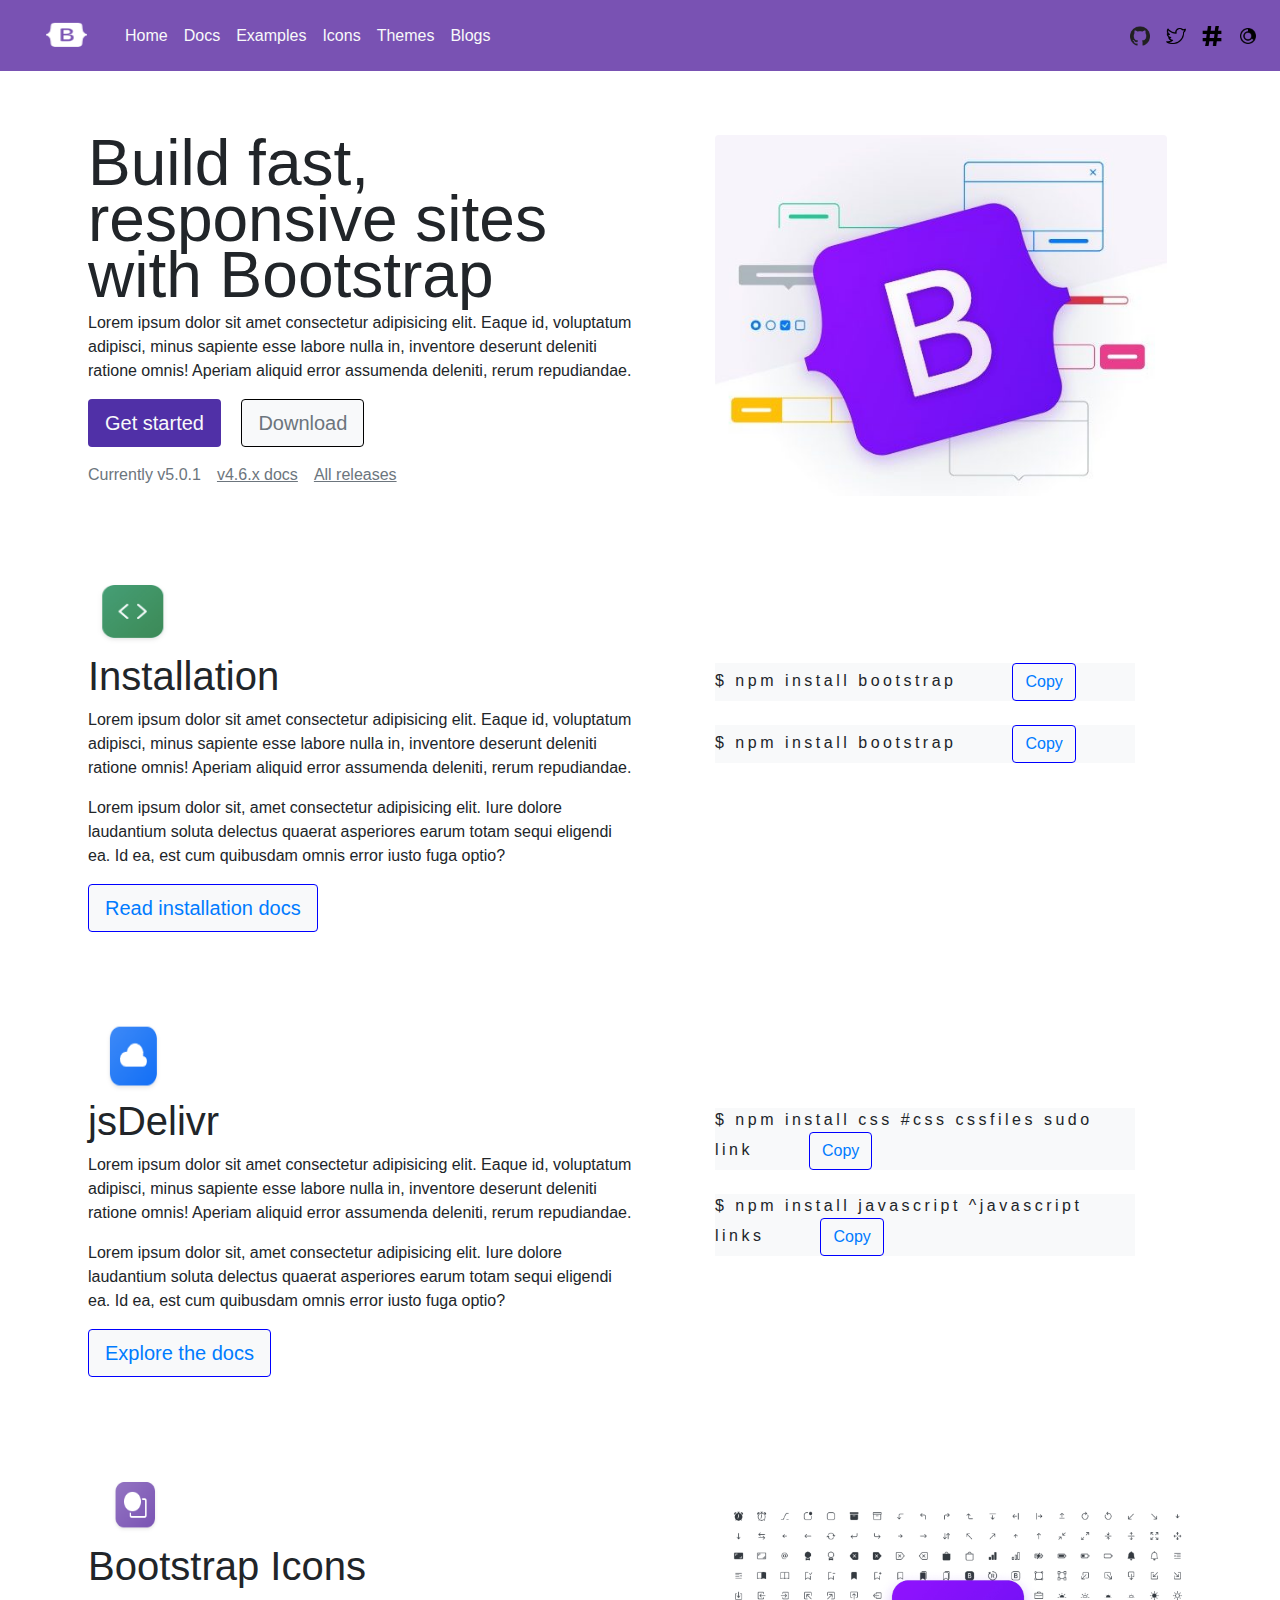
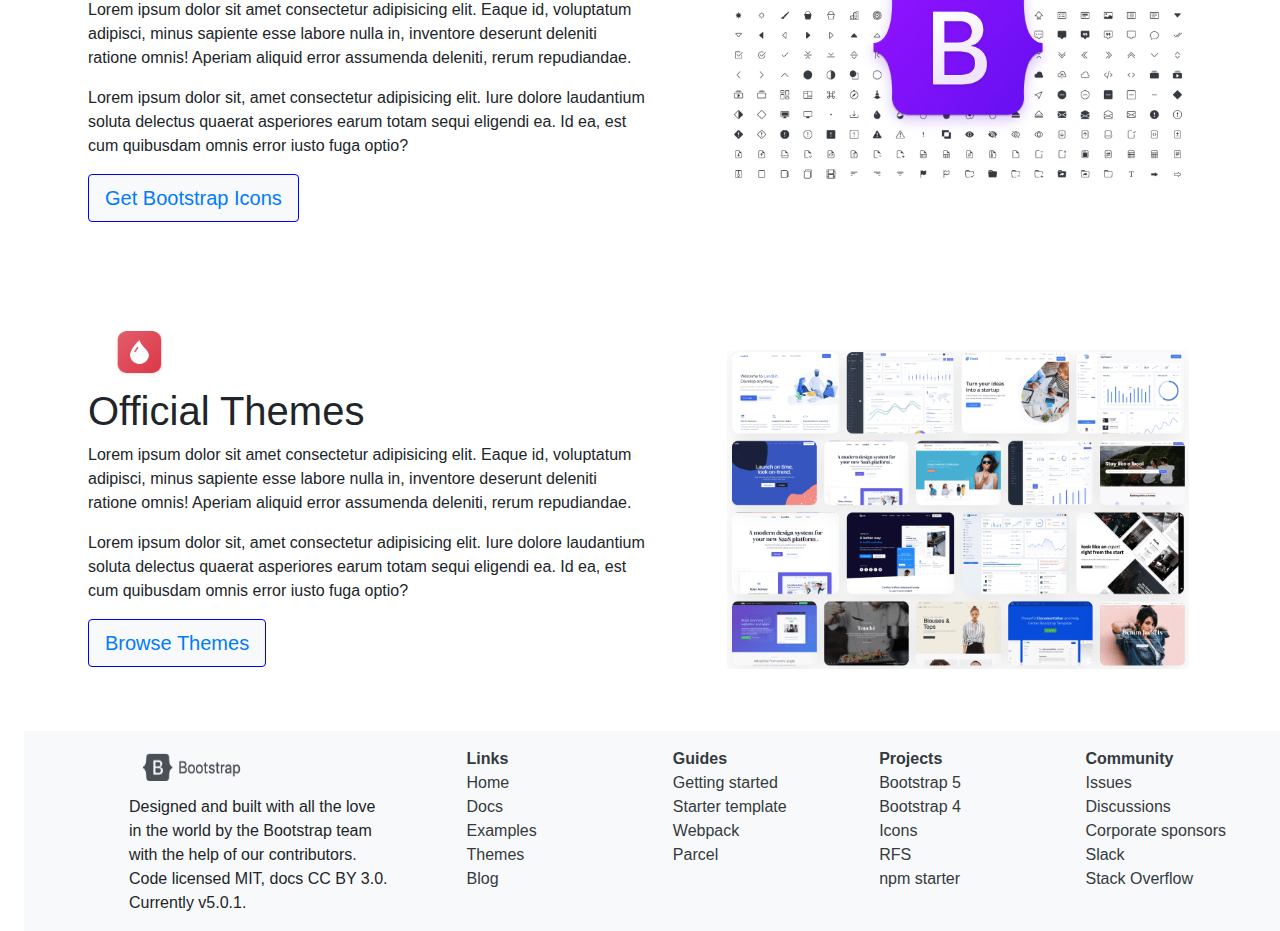
<file: bs.html>
<!DOCTYPE html>
<html lang="en">
<head>
    <meta charset="UTF-8">
    <meta http-equiv="X-UA-Compatible" content="IE=edge">
    <meta name="viewport" content="width=device-width, initial-scale=1.0">
    <title>Bootstrap</title>
    <!-- bootstrap links -->
    <link rel="stylesheet" href="./bootstrap-4.5.3-dist/css/bootstrap.min.css">
    <script src="./bootstrap-4.5.3-dist/jquery-3.5.1.slim.min.js"></script>
    <script src="./bootstrap-4.5.3-dist/js/bootstrap.min.js"></script>
    

    <!-- external css links -->
    <link rel="stylesheet" href="./bs.css">
</head>
<body>
    <div class="parent">
        <!-- navbar starts -->
        <nav class="navbar navbar-expand-lg navbar-light  "  style="background-color: #7952b3;">
            <div class="container-fluid">
              <a class="navbar-brand" href="#"><img class="bsimage" src="./bslogonow.png" alt="bootstrap"></a>
              <button class="navbar-toggler" type="button" data-bs-toggle="collapse" data-bs-target="#navbarSupportedContent" aria-controls="navbarSupportedContent" aria-expanded="false" aria-label="Toggle navigation">
                <span class="navbar-toggler-icon text-secondary"></span>
              </button>
              <div class="collapse navbar-collapse " id="navbarSupportedContent">
                <ul class="navbar-nav me-auto mb-2 mb-lg-0">
                  <li class="nav-item">
                    <a class="nav-link active text-light" aria-current="page" href="#">Home</a>
                  </li>
                  <li class="nav-item">
                    <a class="nav-link active text-light" href="#">Docs</a>
                  </li>
                  <li class="nav-item">
                    <a class="nav-link active text-light" href="#">Examples</a>
                  </li>
                  <li class="nav-item">
                    <a class="nav-link active text-light" href="#">Icons</a>
                  </li>
                  <li class="nav-item">
                    <a class="nav-link active text-light" href="#">Themes</a>
                  </li>
                  <li class="nav-item">
                    <a class="nav-link active text-light" href="#">Blogs</a>
                  </li>
                  
                  
                  
                
                </ul>
                <div class="ml-5">
                <!-- outerparent9 above for marginleft starts -->
                <div class="ml-5">
                <!-- outerparent9 above for marginleft starts -->
                <div class="ml-5">
                <!-- outerparent9 above for marginleft starts -->
                <div class="ml-5">
                <!-- outerparent9 above for marginleft starts -->
                <div class="ml-5">
                <!-- outerparent8 above for marginleft starts -->
                <div class="ml-5">
                <!-- outerparent7 above for marginleft starts -->
                <div class="ml-5">
                <!-- outerparent6 above for marginleft starts -->
                <div class="ml-5">
                <!-- outerparent5 above for marginleft starts -->
                <div class="ml-5">
                <!-- outerparent4 above for marginleft starts -->
                <div class="ml-5">
                <!-- outerparent3 above for marginleft starts -->
                <div class="ml-5">
                    <!-- outerparent2 above for marginleft starts -->
                <div class="ml-5">
                    <!-- outerparent1 above for marginleft starts -->
                    <div class="d-flex ml-5">
                        <ul type="none"  class="m-2 d-flex">
                            <li class="mr-3" > <img class="navicons " src="./github.png" alt="github"> </li>
                            <li class="mr-3" > <img class="navicons " src="./twitter.png" alt="github"> </li>
                            <li class="mr-3" > <img class="navicons " src="./hash-tag.png" alt="github"> </li>
                            <li class="mr-3" > <img class="navicons " src="./icons8-loading-sign-30.png" alt="github"> </li>
                        </ul>
                        <button class="btn btn-default" style="color: #ffe484; border: 1px solid #ffe484;" > Download </button>
                    </div>  
               </div>
               <!-- outerparent1 above for marginleft ends -->
               </div>
               <!-- outerparent2 above for marginleft ends -->
               </div>
               <!-- outerparent3 above for marginleft ends -->
                </div>
                <!-- outerparent4 above for marginleft ends -->
                </div>
                <!-- outerparent5 above for marginleft ends -->
                </div>
                <!-- outerparent6 above for marginleft ends -->
                </div>
                <!-- outerparent7 above for marginleft ends -->
                </div>
                <!-- outerparent8 above for marginleft ends -->
                </div>
                <!-- outerparent9 above for marginleft ends -->
                </div>
                <!-- outerparent10 above for marginleft ends -->
                </div>
                <!-- outerparent11 above for marginleft ends -->
                </div>
                <!-- outerparent12 above for marginleft ends -->
              </div>
            </div>
          </nav>
        
            <!-- navbar ends -->

            <!-- landing page started -->
            <div class="ml-4">
            <div class="d-flex ml-5 mt-5 pt-3 pl-3 mr-5   pr-3">
                <div class="row">
                    <div class="col-md-6">
                        <h1 style="font-size: 4rem; line-height: 3.5rem;">Build fast, responsive sites with Bootstrap </h1>
                        <p>Lorem ipsum dolor sit amet consectetur adipisicing elit. Eaque id, voluptatum adipisci, minus sapiente esse labore nulla in, inventore deserunt deleniti ratione omnis! Aperiam aliquid error assumenda deleniti, rerum repudiandae.</p>
                        <div style="background-color:rgb(80, 48, 167) ; " class="btn btn-lg mb-3 mr-3  rounded text-light d-ib"> Get started </div>
                        <div style="border: 1px solid black;" class="btn mb-3 btn-lg rounded  text-secondary bg-light d-ib"> Download </div>
                        
                            <ul class="d-flex"  style="list-style-type: none;">
                                <li class="mr-3"><a class="text-secondary"  href="#"> Currently v5.0.1 </a></li>
                                <li class="mr-3"> <a class="text-secondary" href="#"> <u>v4.6.x docs</u>  </a> </li>
                                <li><a class="text-secondary" href="#"> <u> All releases</u>   </a></li>
                            </ul>
                        
                    </div>
                    <div class="col-md-5 ml-5">
                        <img src="./bootstrap-landingpage.jpeg" class="img-fluid rounded" alt="">
                    </div>
                </div>
            </div>
            <!-- landing page ends -->

            <!-- installation started -->

            <div class="d-flex ml-5 mt-5 pt-3 pl-3 mr-5   pr-3">
                <div class="row">
                    <div class="col-md-6">
                        <img class="bracketsimg img-responsive" src="./installation.png" alt="">
                        <h1> Installation </h1>
                        <p>Lorem ipsum dolor sit amet consectetur adipisicing elit. Eaque id, voluptatum adipisci, minus sapiente esse labore nulla in, inventore deserunt deleniti ratione omnis! Aperiam aliquid error assumenda deleniti, rerum repudiandae.</p>
                        <p>Lorem ipsum dolor sit, amet consectetur adipisicing elit. Iure dolore laudantium soluta delectus quaerat asperiores earum totam sequi eligendi ea. Id ea, est cum quibusdam omnis error iusto fuga optio?</p>
                        <div style="border: 1px solid blue;" class="btn bg-light text-primary btn-lg mb-3 mr-3  rounded  d-ib"> Read installation docs </div>
                        
                        
                           
                        
                    </div>
                    <div class="col-md-5 mt-5 pt-5 mr-5 ml-5  pr-5 d-grid">
                        <div>
                        <div class="mb-4 bg-light letterspace">$ npm install bootstrap <button style="border: 1px solid blue;" class="btn text-primary ml-5">Copy</button></div>
                        <div class="mb-4 bg-light letterspace">$ npm install bootstrap <button style="border: 1px solid blue;" class="btn text-primary ml-5">Copy</button></div>
                        </div>
                        
                        
                        

                    </div>
                </div>
            </div>
            <!-- installation ends -->

            <!-- jsDelivr starts -->
            <div class="d-flex ml-5 mt-5 pt-3 pl-3 mr-5   pr-3">
                <div class="row">
                    <div class="col-md-6">
                        <img class="bracketsimg img-responsive mr-5" src="./jsdeliver.png" alt="">
                        <h1> jsDelivr </h1>
                        <p>Lorem ipsum dolor sit amet consectetur adipisicing elit. Eaque id, voluptatum adipisci, minus sapiente esse labore nulla in, inventore deserunt deleniti ratione omnis! Aperiam aliquid error assumenda deleniti, rerum repudiandae.</p>
                        <p>Lorem ipsum dolor sit, amet consectetur adipisicing elit. Iure dolore laudantium soluta delectus quaerat asperiores earum totam sequi eligendi ea. Id ea, est cum quibusdam omnis error iusto fuga optio?</p>
                        <div style="border: 1px solid blue;" class="btn bg-light text-primary btn-lg mb-3 mr-3  rounded  d-ib"> Explore the docs </div>
                        
                        
                           
                        
                    </div>
                    <div class="col-md-5 mt-5 pt-5 mr-5 ml-5 pr-5 d-grid">
                        <div>
                        <div class="mb-4 bg-light letterspace">$ npm install css #css cssfiles sudo link <button style="border: 1px solid blue;" class="btn text-primary ml-5">Copy</button></div>
                        <div class="mb-4 bg-light letterspace">$ npm install javascript ^javascript links <button style="border: 1px solid blue;" class="btn text-primary ml-5">Copy</button></div>
                        </div>
                        
                        
                        

                    </div>
                </div>
            </div>
            <!-- jsDelivr ends -->

            <!-- bootstrap icons starts -->
            <div class="d-flex ml-5 mt-5 pt-3 pl-3 mr-4   pr-3">
                <div class="row">
                    <div class="col-md-6">
                        <img class="bracketsimg img-responsive" src="./icons.png" alt="">
                        <h1> Bootstrap Icons </h1>
                        <p>Lorem ipsum dolor sit amet consectetur adipisicing elit. Eaque id, voluptatum adipisci, minus sapiente esse labore nulla in, inventore deserunt deleniti ratione omnis! Aperiam aliquid error assumenda deleniti, rerum repudiandae.</p>
                        <p>Lorem ipsum dolor sit, amet consectetur adipisicing elit. Iure dolore laudantium soluta delectus quaerat asperiores earum totam sequi eligendi ea. Id ea, est cum quibusdam omnis error iusto fuga optio?</p>
                        <div style="border: 1px solid blue;" class="btn bg-light text-primary btn-lg mb-3 mr-3  rounded  d-ib"> Get Bootstrap Icons </div>
                        
                        
                           
                        
                    </div>
                    <div class="col-md-5 mt-5 ml-5 ">
                        <img src="./bootstrap-icons.png" class="img-fluid rounded" alt="">
                    </div>
                </div>
            </div>

            <!-- bootstrap icons ends -->

            <!--official themes starts  -->
            <div class="d-flex ml-5 mt-5 pt-3 pl-3 mr-4   pr-3">
                <div class="row">
                    <div class="col-md-6">
                        <img class="bracketsimg img-responsive" src="./themesLogo.png" alt="">
                        <h1> Official Themes </h1>
                        <p>Lorem ipsum dolor sit amet consectetur adipisicing elit. Eaque id, voluptatum adipisci, minus sapiente esse labore nulla in, inventore deserunt deleniti ratione omnis! Aperiam aliquid error assumenda deleniti, rerum repudiandae.</p>
                        <p>Lorem ipsum dolor sit, amet consectetur adipisicing elit. Iure dolore laudantium soluta delectus quaerat asperiores earum totam sequi eligendi ea. Id ea, est cum quibusdam omnis error iusto fuga optio?</p>
                        <div style="border: 1px solid blue;" class="btn bg-light text-primary btn-lg mb-3 mr-3  rounded  d-ib"> Browse Themes </div>
                        
                        
                           
                        
                    </div>
                    <div class="col-md-5 mt-5 ml-5">
                        <img src="./themes.png" class="img-fluid rounded" alt="">
                    </div>
                </div>
            </div>

            <!-- official themes ends -->

            <!-- footer starts  -->
            <div class="parent bg-light">
            <div class="d-flex  mt-5 pt-3 ml-5 pl-5  bg-light  ">
                
                    <div class="row">
                        <div class="col-md-3 mr-5 pl-4">
                            <h3> <a href="#"> <img class="bottomlogo img-responsive" src="./bottomlogo.png" alt="bootstrap logo">  </a> </h3>
                            <p>Designed and built with all the love in the world by the Bootstrap team with the help of our contributors.<br>
                                Code licensed MIT, docs CC BY 3.0.<br>
                                Currently v5.0.1.</p>
                        </div>
                        <!-- 1 list -->
                        <div class="col-md-2 ml-2 pl-2">
                            <ul type="none" >
                                <li> <a class="text-dark" href="#"> <b> Links </b> </a> </li>
                                <li> <a class="text-dark" href="#">Home</a> </li>
                                <li> <a class="text-dark" href="#">Docs</a> </li>
                                <li> <a class="text-dark" href="#">Examples</a> </li>
                                <li> <a class="text-dark" href="#">Themes</a> </li>
                                <li> <a class="text-dark" href="#">Blog</a> </li>
                            </ul>
                        </div>
                        <!-- 2 list -->
                        <div class="col-md-2 ml-2 pl-2">
                            <ul type="none" >
                                <li> <a class="text-dark" href="#"> <b> Guides </b> </a> </li>
                                <li> <a class="text-dark" href="#">Getting started</a> </li>
                                <li> <a class="text-dark" href="#">Starter template</a> </li>
                                <li> <a class="text-dark" href="#">Webpack</a> </li>
                                <li> <a class="text-dark" href="#">Parcel</a> </li>
                                
                            </ul>
                        </div>
                        <!-- 3list -->
                        <div class="col-md-2 ml-2 pl-2">
                            <ul type="none" >
                                <li> <a class="text-dark" href="#"> <b> Projects </b> </a> </li>
                                <li> <a class="text-dark" href="#">Bootstrap 5</a> </li>
                                <li> <a class="text-dark" href="#">Bootstrap 4</a> </li>
                                <li> <a class="text-dark" href="#">Icons</a> </li>
                                <li> <a class="text-dark" href="#">RFS</a> </li>
                                <li> <a class="text-dark" href="#">npm starter</a> </li>
                            </ul>
                        </div>
                        <!-- 4 list -->
                        <div class="col-md-2 ml-2 pl-2">
                            <ul type="none" >
                                <li> <a class="text-dark" href="#"> <b> Community </b> </a> </li>
                                <li> <a class="text-dark" href="#">Issues</a> </li>
                                <li> <a class="text-dark" href="#">Discussions</a> </li>
                                <li> <a class="text-dark" href="#">Corporate sponsors</a> </li>
                                <li> <a class="text-dark" href="#">Slack</a> </li>
                                <li> <a class="text-dark" href="#">Stack Overflow</a> </li>
                            </ul>
                        </div>

                    </div>
                
            </div>
            </div>

            </div>
            <!-- footer ends -->
        
    </div>    
</body>
</html>
</file>
<file: bs.css>
*{
    padding: 0px;
    margin: 0px;
    box-sizing: border-box;
    font-family: 'Gill Sans', 'Gill Sans MT', Calibri, 'Trebuchet MS', sans-serif;
}
.bsimage{
    width: 70px;
    height: 45px;
    
}
.bracketsimg{
    width: 120px;
    height: 85px;
    
}
.letterspace{
    letter-spacing: 3.5px;
}
.bottomlogo{
    width: 130px;
    height: 40px;
}
.navicons{
    width: 20px;
    height: 20px;
}
</file>
